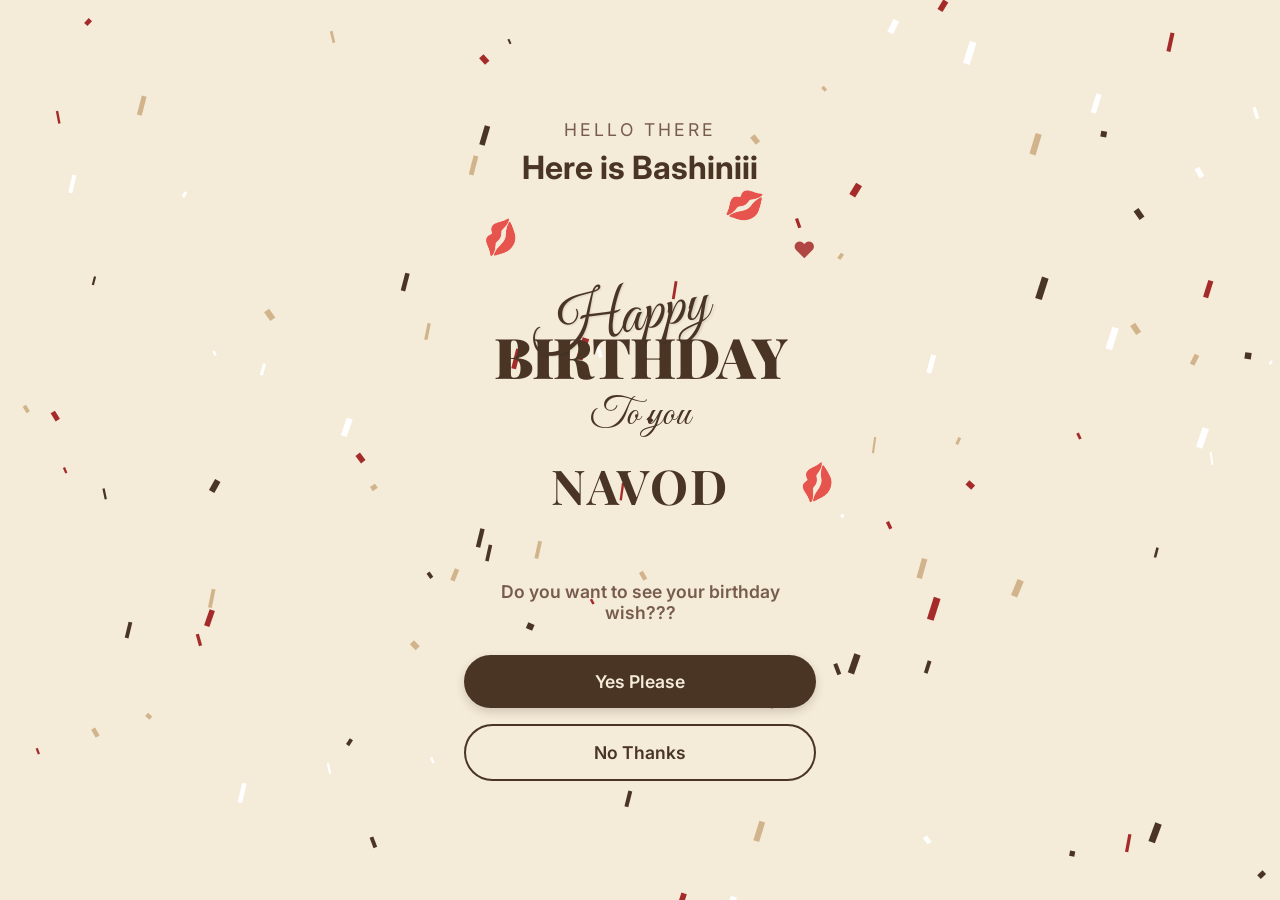
<file: index.html>
<!DOCTYPE html>
<html lang="en">
<head>
    <meta charset="UTF-8">
    <meta name="viewport" content="width=device-width, initial-scale=1.0, maximum-scale=1.0, user-scalable=no, viewport-fit=cover">
    <title>Happy Birthday Navod!</title>
    <link rel="preconnect" href="https://fonts.googleapis.com">
    <link rel="preconnect" href="https://fonts.gstatic.com" crossorigin>
    <link href="https://fonts.googleapis.com/css2?family=Great+Vibes&family=Playfair+Display:wght@700;900&family=Inter:wght@300;400;600&display=swap" rel="stylesheet">
    <link rel="stylesheet" href="styles.css">
</head>
<body>
    <canvas id="confetti" class="particles"></canvas>

    <div class="container">
        <div class="header">
            <div class="greeting">HELLO THERE</div>
            <div class="name">Here is Bashiniii</div>
        </div>

        <div class="bday-container">
            <div class="happy-text">Happy</div>
            <div class="birthday-text">BIRTHDAY</div>
            <div class="to-you-text">To you</div>
            <div class="navod-text">Navod</div>
            
            <span class="kiss k1">💋</span>
            <span class="kiss k2">💋</span>
            <span class="kiss k3">💋</span>
            <span class="heart h1">❤</span>
        </div>

        <div class="footer">
            <p class="question">Do you want to see your birthday wish???</p>
            <div class="btn-group">
                <button class="btn btn-yes" id="btnYes">Yes Please</button>
                <button class="btn btn-no" id="btnNo">No Thanks</button>
            </div>
        </div>
    </div>

    <script src="script.js"></script>
</body>
</html>
</file>
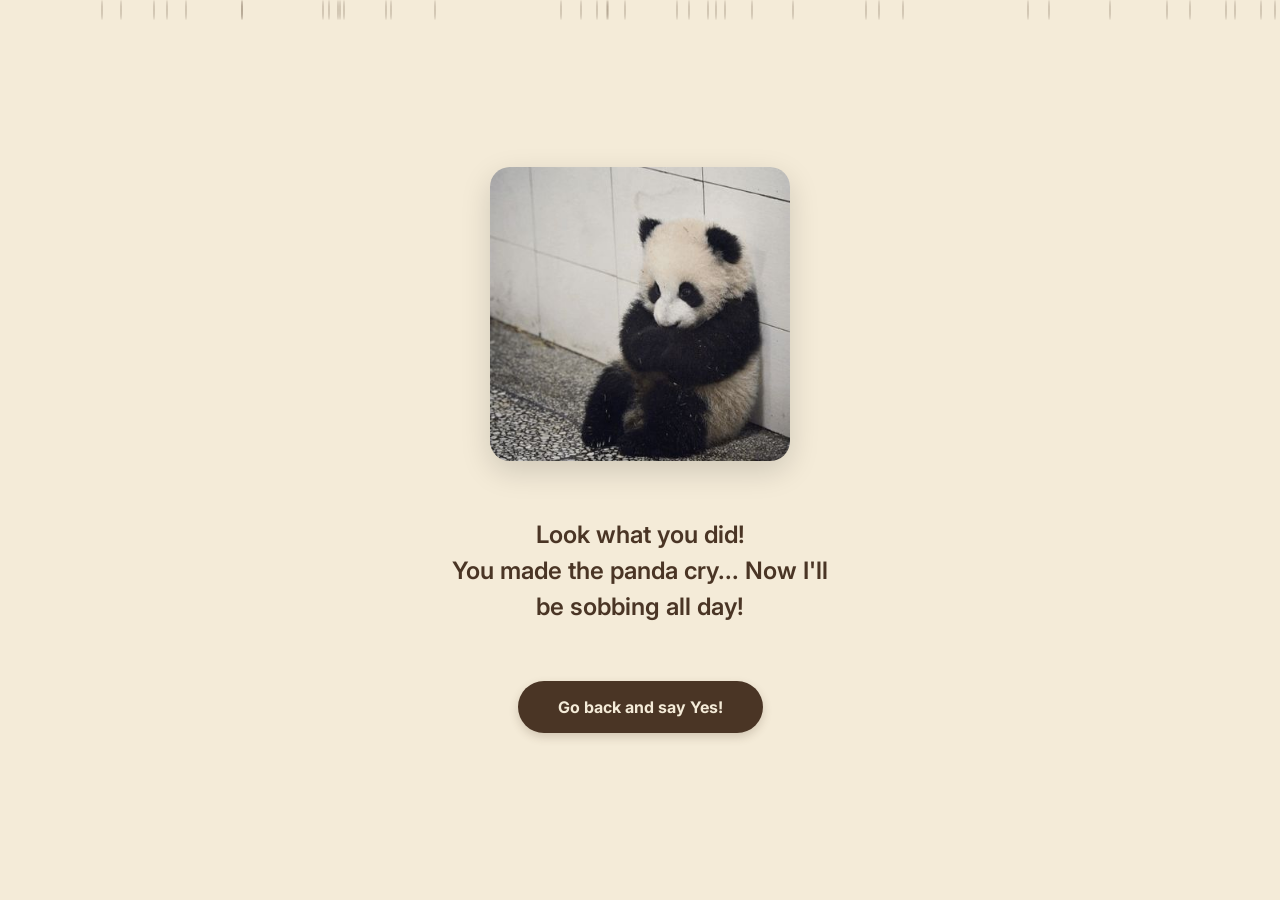
<file: no.html>
<!DOCTYPE html>
<html lang="en">
<head>
    <meta charset="UTF-8">
    <meta name="viewport" content="width=device-width, initial-scale=1.0, maximum-scale=1.0, user-scalable=no, viewport-fit=cover">
    <title>Oh no...</title>
    <link href="https://fonts.googleapis.com/css2?family=Inter:wght@400;600&display=swap" rel="stylesheet">
    <link rel="stylesheet" href="styles.css">
    <style>
        body {
            overflow: hidden;
        }
        .sad-container {
            display: flex;
            flex-direction: column;
            align-items: center;
            justify-content: center;
            min-height: 100dvh;
            min-height: -webkit-fill-available;
            min-height: 100vh;
            text-align: center;
            padding: 2rem;
            box-sizing: border-box;
            position: relative;
            z-index: 10;
        }
        .panda-img {
            max-width: 300px;
            width: 100%;
            border-radius: 20px;
            margin-bottom: 2rem;
            box-shadow: 0 10px 30px rgba(0,0,0,0.15);
            animation: sob 2.5s ease-in-out infinite;
        }
        @keyframes sob {
            0%, 100% { transform: translateY(0) scale(1); }
            50% { transform: translateY(5px) scale(0.97); }
        }
        .sad-text {
            font-size: 1.5rem;
            color: var(--text-brown);
            line-height: 1.5;
            max-width: 400px;
            font-weight: 600;
            opacity: 0;
            animation: fadeInText 2s ease forwards 0.5s;
        }
        .btn-back {
            margin-top: 2rem;
            padding: 1rem 2.5rem;
            background: var(--text-brown);
            color: var(--bg-cream);
            border-radius: 50px;
            text-decoration: none;
            font-weight: bold;
            font-family: 'Inter', sans-serif;
            transition: all 0.3s ease;
            box-shadow: 0 4px 10px rgba(74, 53, 37, 0.2);
            opacity: 0;
            animation: fadeInText 2s ease forwards 1.5s;
        }
        .btn-back:hover {
            transform: scale(1.05) translateY(-2px);
            background: #362418;
            box-shadow: 0 6px 15px rgba(74, 53, 37, 0.3);
        }
        @keyframes fadeInText {
            from { opacity: 0; transform: translateY(15px); }
            to { opacity: 1; transform: translateY(0); }
        }
        /* Raindrops */
        .rain {
            position: absolute;
            left: 0;
            top: 0;
            width: 100%;
            height: 100%;
            z-index: 1;
            pointer-events: none;
        }
        .drop {
            position: absolute;
            width: 2px;
            height: 20px;
            background: rgba(74, 53, 37, 0.2);
            border-radius: 50%;
            animation: fall linear infinite;
        }
        @keyframes fall {
            from { transform: translateY(-20px); opacity: 0; }
            10% { opacity: 1; }
            90% { opacity: 1; }
            to { transform: translateY(100vh); opacity: 0; }
        }
        @media (max-width: 500px) {
            .sad-text { font-size: 1.2rem; }
            .panda-img { max-width: 250px; }
            .btn-back { padding: 0.8rem 2rem; font-size: 1rem; }
        }
    </style>
</head>
<body>
    <div class="rain" id="rain"></div>
    <div class="sad-container">
        <img src="assets/panda.jpeg" alt="Sad Panda" class="panda-img">
        <p class="sad-text">Look what you did!<br>You made the panda cry... Now I'll be sobbing all day!</p>
        <a href="index.html" class="btn-back">Go back and say Yes!</a>
    </div>
    
    <script>
        // Create rain drops
        const rainContainer = document.getElementById('rain');
        for (let i = 0; i < 40; i++) {
            let drop = document.createElement('div');
            drop.classList.add('drop');
            drop.style.left = Math.random() * 100 + 'vw';
            drop.style.animationDuration = Math.random() * 1 + 0.5 + 's';
            drop.style.animationDelay = Math.random() * 2 + 's';
            rainContainer.appendChild(drop);
        }
    </script>
</body>
</html>
</file>
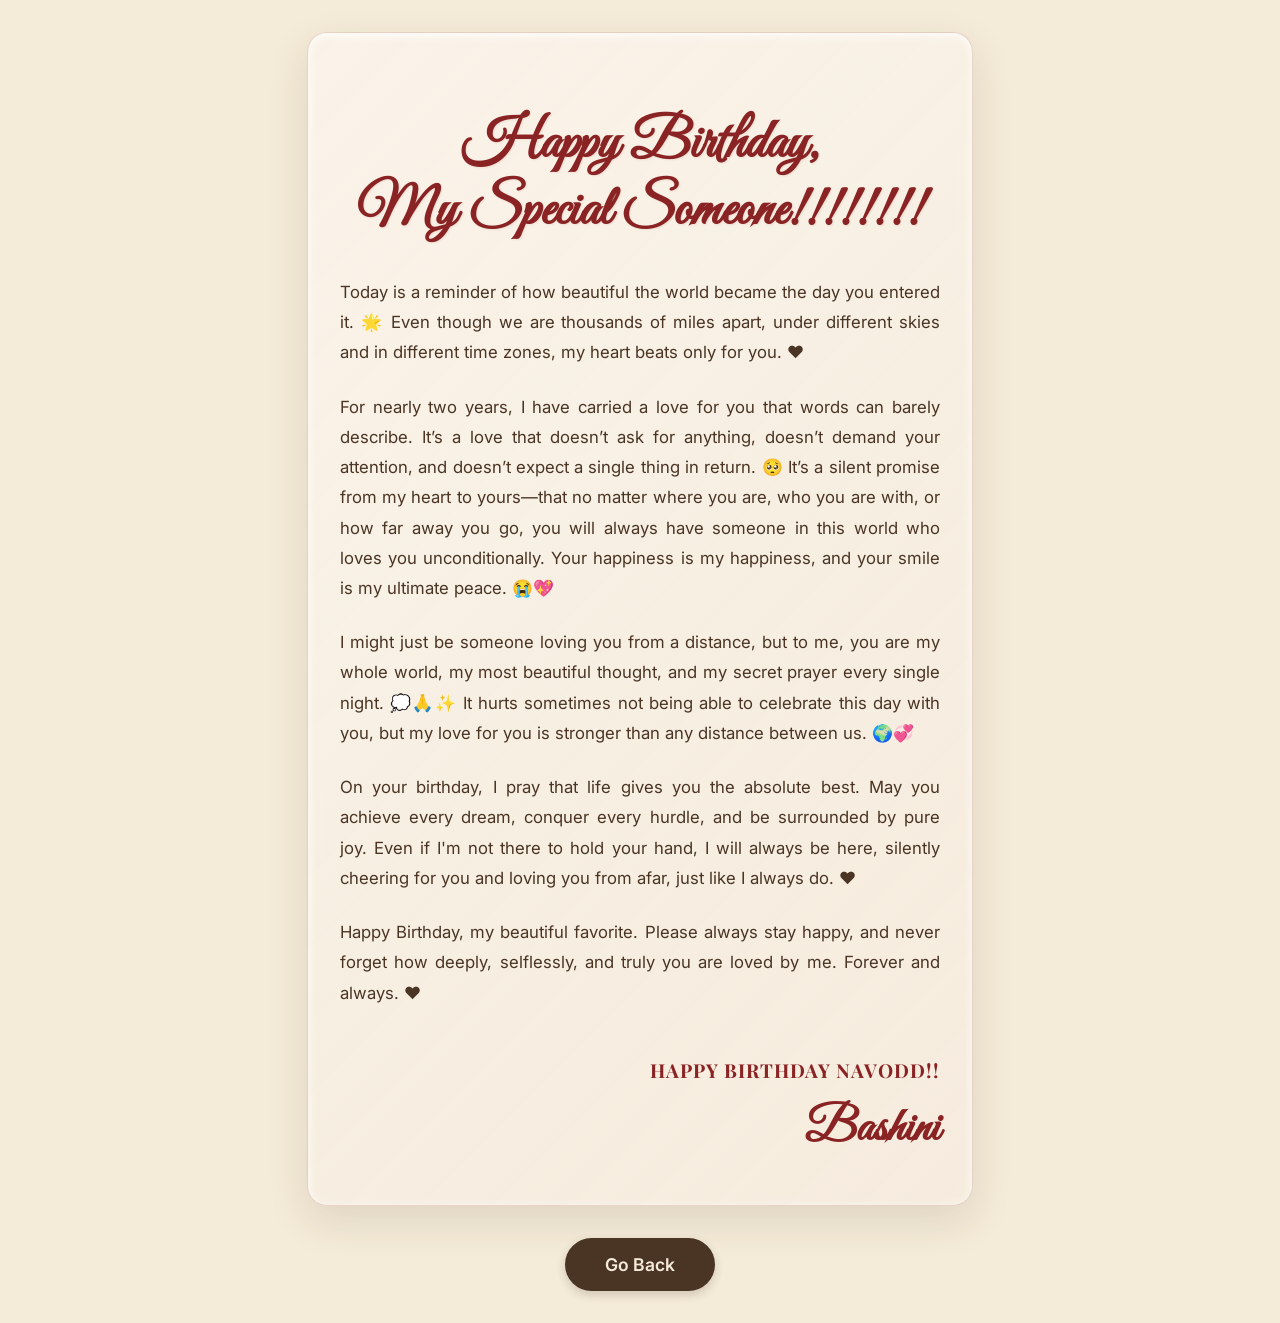
<file: page1.html>
<!DOCTYPE html>
<html lang="en">
<head>
    <meta charset="UTF-8">
    <meta name="viewport" content="width=device-width, initial-scale=1.0, maximum-scale=1.0, user-scalable=no, viewport-fit=cover">
    <title>Make a Wish</title>
    <link href="https://fonts.googleapis.com/css2?family=Great+Vibes&family=Playfair+Display:wght@400;700;900&family=Inter:wght@400;600&display=swap" rel="stylesheet">
    <link rel="stylesheet" href="styles.css">
    <style>
        body {
            justify-content: flex-start;
            padding-top: 2rem;
            padding-bottom: 2rem;
        }

        .wish-container {
            background: linear-gradient(135deg, rgba(250, 243, 233, 0.95), rgba(245, 235, 222, 0.85));
            backdrop-filter: blur(10px);
            -webkit-backdrop-filter: blur(10px);
            border: 1px solid rgba(138, 35, 35, 0.15);
            border-radius: 20px;
            padding: 2.5rem 2rem;
            max-width: 90vw;
            width: 600px;
            margin: 0 auto;
            box-shadow: 0 15px 40px rgba(74, 53, 37, 0.12), inset 0 2px 8px rgba(255, 255, 255, 0.9);
            text-align: left;
            position: relative;
        }

        .wish-title {
            font-family: 'Great Vibes', cursive;
            font-size: 3.5rem;
            color: #8a2323;
            text-align: center;
            margin-bottom: 2rem;
            line-height: 1.2;
            text-shadow: 1px 1px 2px rgba(138, 35, 35, 0.1);
            opacity: 0;
            animation: slideUpFade 1s ease forwards 0.2s;
        }

        .wish-paragraph {
            font-family: 'Inter', sans-serif;
            font-size: 1.05rem;
            color: var(--text-brown);
            line-height: 1.8;
            margin-bottom: 1.5rem;
            text-align: justify;
            opacity: 0;
            animation: slideUpFade 1s ease forwards;
        }

        /* Sequential Fade In */
        .p1 { animation-delay: 0.6s; }
        .p2 { animation-delay: 1.0s; }
        .p3 { animation-delay: 1.4s; }
        .p4 { animation-delay: 1.8s; }
        .p5 { animation-delay: 2.2s; }

        .wish-signoff {
            font-family: 'Playfair Display', serif;
            font-size: 1.2rem;
            font-weight: 700;
            color: #8a2323;
            text-align: right;
            margin-top: 3rem;
            letter-spacing: 1px;
            line-height: 1.5;
            opacity: 0;
            animation: slideUpFade 1s ease forwards 2.6s;
        }

        .wish-signoff span {
            font-family: 'Great Vibes', cursive;
            font-size: 3rem;
            display: block;
            margin-top: 0.5rem;
        }

        .back-btn-container {
            text-align: center;
            margin-top: 2rem;
            opacity: 0;
            animation: slideUpFade 1s ease forwards 3.0s;
        }

        @keyframes slideUpFade {
            0% { opacity: 0; transform: translateY(20px); }
            100% { opacity: 1; transform: translateY(0); }
        }

        @media (max-width: 500px) {
            .wish-container {
                padding: 2rem 1.5rem;
            }
            .wish-title {
                font-size: 2.8rem;
            }
            .wish-paragraph {
                font-size: 1rem;
                line-height: 1.6;
            }
        }
    </style>
</head>
<body>
    <div class="wish-container">
        <h1 class="wish-title">Happy Birthday,<br>My Special Someone!!!!!!!!</h1>
        
        <p class="wish-paragraph p1">
            Today is a reminder of how beautiful the world became the day you entered it. 🌟 Even though we are thousands of miles apart, under different skies and in different time zones, my heart beats only for you. ❤️
        </p>

        <p class="wish-paragraph p2">
            For nearly two years, I have carried a love for you that words can barely describe. It’s a love that doesn’t ask for anything, doesn’t demand your attention, and doesn’t expect a single thing in return. 🥺 It’s a silent promise from my heart to yours—that no matter where you are, who you are with, or how far away you go, you will always have someone in this world who loves you unconditionally. Your happiness is my happiness, and your smile is my ultimate peace. 😭💖
        </p>

        <p class="wish-paragraph p3">
            I might just be someone loving you from a distance, but to me, you are my whole world, my most beautiful thought, and my secret prayer every single night. 💭🙏✨ It hurts sometimes not being able to celebrate this day with you, but my love for you is stronger than any distance between us. 🌍💞
        </p>

        <p class="wish-paragraph p4">
            On your birthday, I pray that life gives you the absolute best. May you achieve every dream, conquer every hurdle, and be surrounded by pure joy. Even if I'm not there to hold your hand, I will always be here, silently cheering for you and loving you from afar, just like I always do. ❤️
        </p>

        <p class="wish-paragraph p5">
            Happy Birthday, my beautiful favorite. Please always stay happy, and never forget how deeply, selflessly, and truly you are loved by me. Forever and always. ❤️
        </p>

        <div class="wish-signoff">
            HAPPY BIRTHDAY NAVODD!!<br>
            <span>Bashini</span>
        </div>
    </div>

    <div class="back-btn-container">
        <button class="btn btn-yes" onclick="window.location.href='yes.html'">Go Back</button>
    </div>
</body>
</html>
</file>
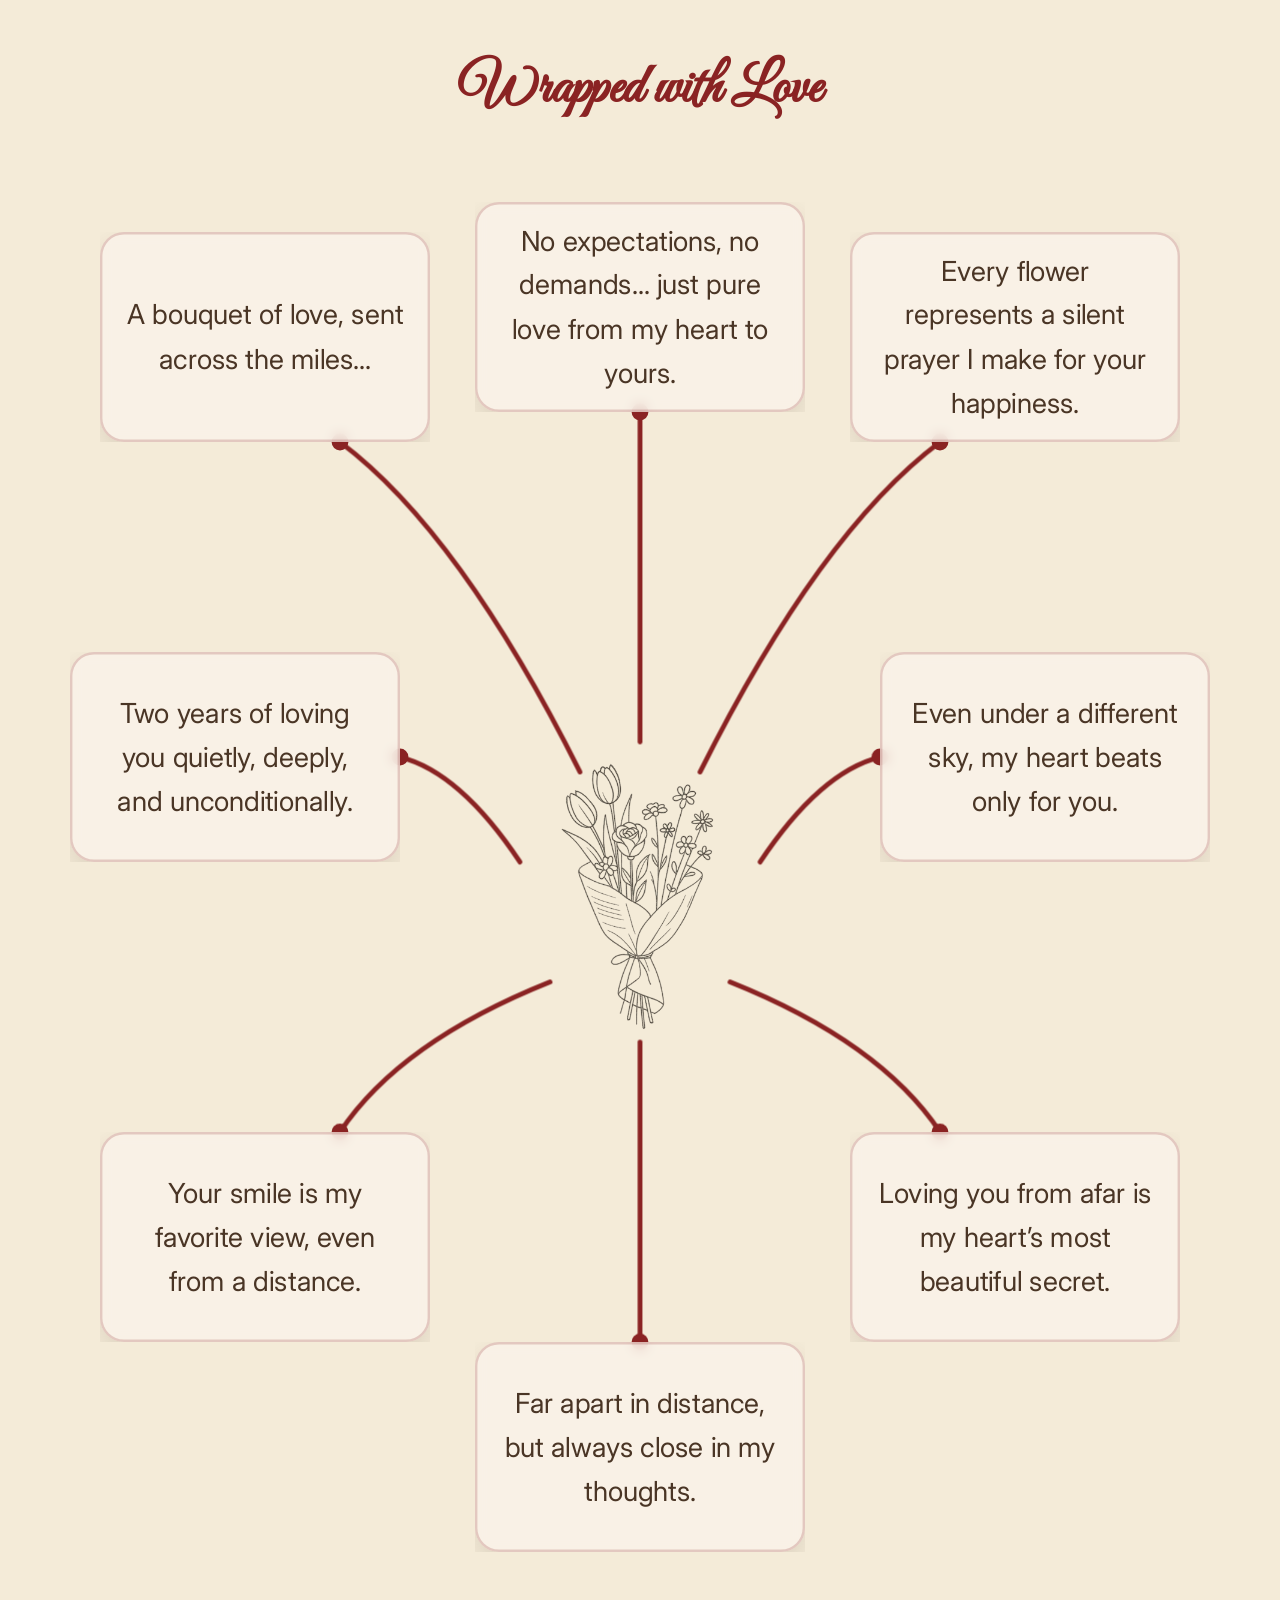
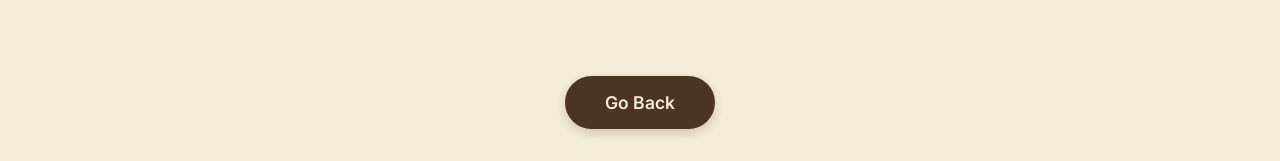
<file: page2.html>
<!DOCTYPE html>
<html lang="en">
<head>
    <meta charset="UTF-8">
    <meta name="viewport" content="width=device-width, initial-scale=1.0, maximum-scale=1.0, user-scalable=no, viewport-fit=cover">
    <title>Wrapped with Love</title>
    <link href="https://fonts.googleapis.com/css2?family=Great+Vibes&family=Playfair+Display:wght@400;700;900&family=Inter:wght@400;600&display=swap" rel="stylesheet">
    <link rel="stylesheet" href="styles.css">
    <style>
        body {
            justify-content: flex-start;
            padding-top: 1rem;
            padding-bottom: 2rem;
            overflow-x: hidden;
        }

        .title-text {
            font-family: 'Great Vibes', cursive;
            font-size: 3.5rem;
            color: #8a2323;
            text-align: center;
            margin-bottom: 3rem;
            opacity: 1;
        }

        .svg-container {
            width: 100%;
            max-width: 1200px;
            margin: 0 auto;
            display: block;
            opacity: 1;
        }

        .svg-text {
            font-family: 'Inter', sans-serif;
            font-size: 46px;
            color: var(--text-brown);
            text-align: center;
            background: rgba(250, 243, 233, 0.85);
            border: 4px solid rgba(138, 35, 35, 0.2);
            border-radius: 40px;
            padding: 20px 40px;
            
            /* EXPLICIT ABSOLUTE SIZE TO FIX IOS SAFARI BUG */
            width: 550px;
            height: 350px;
            margin: 0;
            
            box-sizing: border-box;
            display: flex;
            align-items: center;
            justify-content: center;
            box-shadow: 0 20px 40px rgba(74, 53, 37, 0.12);
            backdrop-filter: blur(10px);
            -webkit-backdrop-filter: blur(10px);
            line-height: 1.6;
        }

        .fade-group {
            opacity: 1;
            -webkit-transform: translateZ(0);
            transform: translateZ(0);
        }

        .connection-dot {
            fill: #8a2323;
        }

        .arrow-path {
            stroke: #8a2323;
            stroke-width: 8;
            fill: none;
            stroke-linecap: round;
            -webkit-transform: translateZ(0);
            transform: translateZ(0);
        }

        .back-btn-container {
            text-align: center;
            margin-top: 4rem;
            opacity: 1;
        }

        @media (max-width: 500px) {
            .title-text { font-size: 2.8rem; margin-bottom: 2rem; }
        }
    </style>
</head>
<body>
    <h1 class="title-text">Wrapped with Love</h1>

    <!-- Interactive SVG Mind Map -->
    <svg class="svg-container" viewBox="0 0 2000 2400" preserveAspectRatio="xMidYMid meet">
        
        <!-- Central Bouquet Image -->
        <image href="assets/bouquet.png" x="750" y="900" width="500" height="600" style="opacity: 0.95;" />

        <!-- 1. Top-Left -->
        <path class="arrow-path a1" d="M900,1000 Q700,600 500,450" />
        <g class="t1 fade-group">
            <circle class="connection-dot" cx="500" cy="450" r="14" />
            <foreignObject x="100" y="100" width="550" height="350">
                <div xmlns="http://www.w3.org/1999/xhtml" class="svg-text">A bouquet of love, sent across the miles...</div>
            </foreignObject>
        </g>

        <!-- 2. Top -->
        <path class="arrow-path a2" d="M1000,950 Q1000,700 1000,400" />
        <g class="t2 fade-group">
            <circle class="connection-dot" cx="1000" cy="400" r="14" />
            <foreignObject x="725" y="50" width="550" height="350">
                <div xmlns="http://www.w3.org/1999/xhtml" class="svg-text">No expectations, no demands... just pure love from my heart to yours.</div>
            </foreignObject>
        </g>

        <!-- 3. Top-Right -->
        <path class="arrow-path a3" d="M1100,1000 Q1300,600 1500,450" />
        <g class="t3 fade-group">
            <circle class="connection-dot" cx="1500" cy="450" r="14" />
            <foreignObject x="1350" y="100" width="550" height="350">
                <div xmlns="http://www.w3.org/1999/xhtml" class="svg-text">Every flower represents a silent prayer I make for your happiness.</div>
            </foreignObject>
        </g>

        <!-- 4. Mid-Left -->
        <path class="arrow-path a4" d="M800,1150 Q700,1000 600,975" />
        <g class="t4 fade-group">
            <circle class="connection-dot" cx="600" cy="975" r="14" />
            <foreignObject x="50" y="800" width="550" height="350">
                <div xmlns="http://www.w3.org/1999/xhtml" class="svg-text">Two years of loving you quietly, deeply, and unconditionally.</div>
            </foreignObject>
        </g>

        <!-- 5. Mid-Right -->
        <path class="arrow-path a5" d="M1200,1150 Q1300,1000 1400,975" />
        <g class="t5 fade-group">
            <circle class="connection-dot" cx="1400" cy="975" r="14" />
            <foreignObject x="1400" y="800" width="550" height="350">
                <div xmlns="http://www.w3.org/1999/xhtml" class="svg-text">Even under a different sky, my heart beats only for you.</div>
            </foreignObject>
        </g>

        <!-- 6. Bottom-Left -->
        <path class="arrow-path a6" d="M850,1350 Q600,1450 500,1600" />
        <g class="t6 fade-group">
            <circle class="connection-dot" cx="500" cy="1600" r="14" />
            <foreignObject x="100" y="1600" width="550" height="350">
                <div xmlns="http://www.w3.org/1999/xhtml" class="svg-text">Your smile is my favorite view, even from a distance.</div>
            </foreignObject>
        </g>

        <!-- 7. Bottom-Center -->
        <path class="arrow-path a7" d="M1000,1450 Q1000,1700 1000,1950" />
        <g class="t7 fade-group">
            <circle class="connection-dot" cx="1000" cy="1950" r="14" />
            <foreignObject x="725" y="1950" width="550" height="350">
                <div xmlns="http://www.w3.org/1999/xhtml" class="svg-text">Far apart in distance, but always close in my thoughts.</div>
            </foreignObject>
        </g>

        <!-- 8. Bottom-Right -->
        <path class="arrow-path a8" d="M1150,1350 Q1400,1450 1500,1600" />
        <g class="t8 fade-group">
            <circle class="connection-dot" cx="1500" cy="1600" r="14" />
            <foreignObject x="1350" y="1600" width="550" height="350">
                <div xmlns="http://www.w3.org/1999/xhtml" class="svg-text">Loving you from afar is my heart’s most beautiful secret.</div>
            </foreignObject>
        </g>

    </svg>

    <div class="back-btn-container">
        <button class="btn btn-yes" onclick="window.location.href='yes.html'">Go Back</button>
    </div>

</body>
</html>
</file>
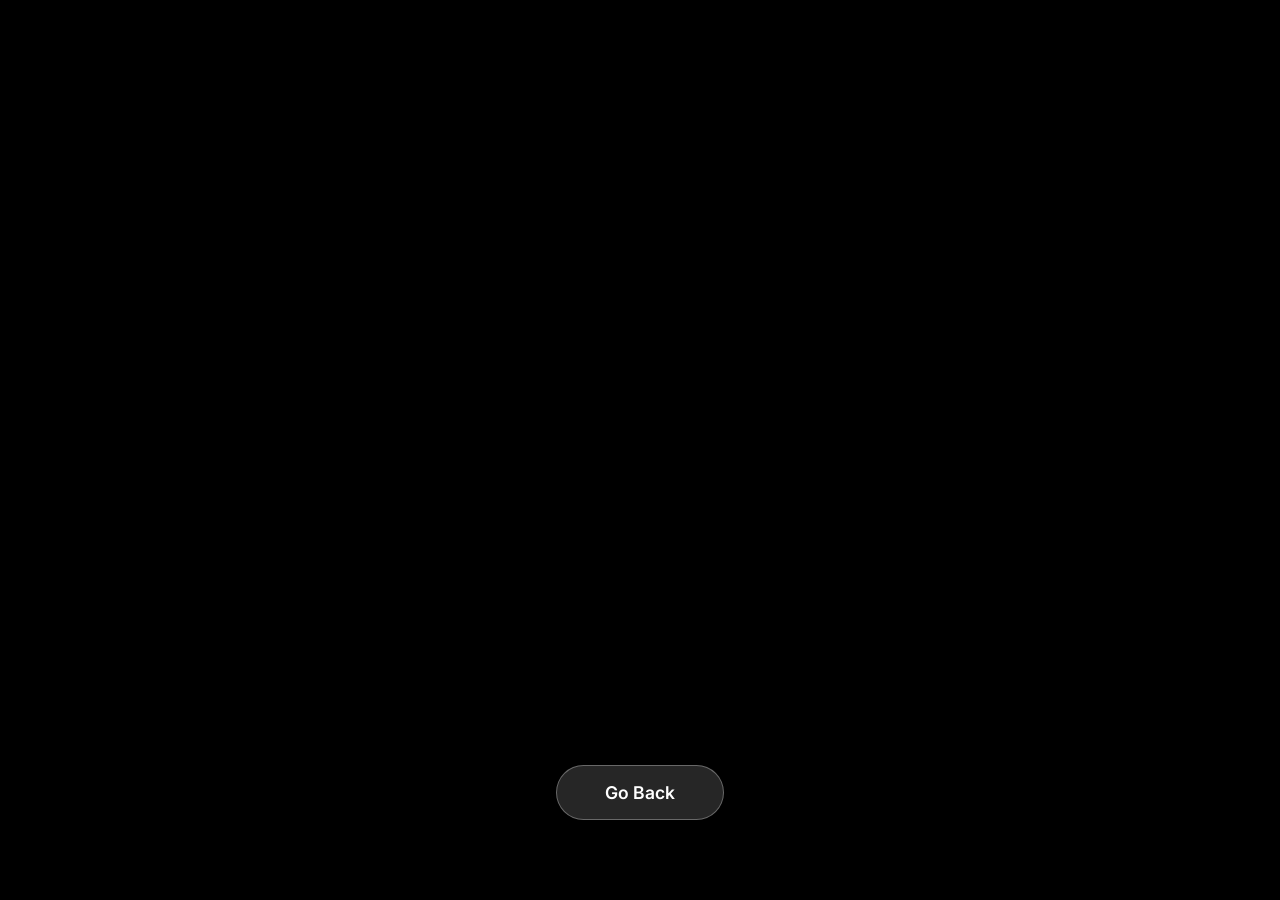
<file: page3.html>
<!DOCTYPE html>
<html lang="en">
<head>
    <meta charset="UTF-8">
    <meta name="viewport" content="width=device-width, initial-scale=1.0, maximum-scale=1.0, user-scalable=no, viewport-fit=cover">
    <title>Stuck in my head</title>
    <link href="https://fonts.googleapis.com/css2?family=Great+Vibes&family=Inter:wght@400;600&display=swap" rel="stylesheet">
    <style>
        body, html {
            margin: 0;
            padding: 0;
            width: 100%;
            height: 100%;
            overflow: hidden;
            background: #000;
            font-family: 'Inter', sans-serif;
            position: fixed;
            overscroll-behavior: none;
        }

        .fullscreen-bg {
            position: fixed;
            top: 0;
            left: 0;
            width: 100vw;
            height: 100vh;
            height: 100dvh;
            background-image: url('assets/couple.jpeg');
            background-size: cover;
            background-position: center;
            opacity: 0;
            -webkit-animation: fadeInImage 4s ease forwards, infiniteZoom 30s linear infinite alternate 4s;
            animation: fadeInImage 4s ease forwards, infiniteZoom 30s linear infinite alternate 4s;
            z-index: 1;
        }

        .overlay {
            position: absolute;
            top: 0; left: 0; right: 0; bottom: 0;
            background: linear-gradient(to top, rgba(0,0,0,0.8) 0%, rgba(0,0,0,0.2) 50%, rgba(0,0,0,0.1) 100%);
            z-index: 2;
            opacity: 0;
            -webkit-animation: fadeInImage 4s ease forwards 1s;
            animation: fadeInImage 4s ease forwards 1s;
        }

        .content {
            position: absolute;
            bottom: 0;
            left: 0;
            width: 100%;
            z-index: 3;
            display: flex;
            flex-direction: column;
            align-items: center;
            justify-content: flex-end;
            padding-bottom: 5rem;
            color: #fff;
        }

        .title {
            font-family: 'Great Vibes', cursive;
            font-size: 5rem;
            color: #fff;
            text-shadow: 0 4px 15px rgba(0,0,0,0.8);
            margin: 0 0 2rem 0;
            opacity: 0;
            -webkit-animation: slideUpFade 2s ease forwards 1.5s, titleBreathe 4s ease-in-out infinite alternate 3.5s;
            animation: slideUpFade 2s ease forwards 1.5s, titleBreathe 4s ease-in-out infinite alternate 3.5s;
            text-align: center;
        }

        .back-btn {
            background: rgba(255, 255, 255, 0.15);
            backdrop-filter: blur(10px);
            -webkit-backdrop-filter: blur(10px);
            border: 1px solid rgba(255,255,255,0.3);
            color: #fff;
            padding: 1rem 3rem;
            border-radius: 50px;
            font-size: 1.1rem;
            font-weight: 600;
            cursor: pointer;
            text-decoration: none;
            transition: all 0.3s ease;
            opacity: 0;
            -webkit-animation: slideUpFade 2s ease forwards 2.5s;
            animation: slideUpFade 2s ease forwards 2.5s;
            box-shadow: 0 10px 20px rgba(0,0,0,0.3);
        }

        .back-btn:hover {
            background: rgba(255, 255, 255, 0.3);
            transform: translateY(-3px);
            box-shadow: 0 15px 25px rgba(0,0,0,0.4);
        }

        /* Hidden YouTube Player */
        .yt-audio {
            position: absolute;
            top: -9999px;
            left: -9999px;
            width: 1px;
            height: 1px;
            opacity: 0;
            pointer-events: none;
        }

        @-webkit-keyframes fadeInImage {
            from { opacity: 0; -webkit-transform: scale(1.05); transform: scale(1.05); }
            to { opacity: 1; -webkit-transform: scale(1); transform: scale(1); }
        }
        @keyframes fadeInImage {
            from { opacity: 0; transform: scale(1.05); }
            to { opacity: 1; transform: scale(1); }
        }

        @-webkit-keyframes slideUpFade {
            from { opacity: 0; -webkit-transform: translateY(30px); transform: translateY(30px); }
            to { opacity: 1; -webkit-transform: translateY(0); transform: translateY(0); }
        }
        @keyframes slideUpFade {
            from { opacity: 0; transform: translateY(30px); }
            to { opacity: 1; transform: translateY(0); }
        }

        @-webkit-keyframes infiniteZoom {
            from { -webkit-transform: scale(1); transform: scale(1); }
            to { -webkit-transform: scale(1.2); transform: scale(1.2); }
        }
        @keyframes infiniteZoom {
            from { transform: scale(1); }
            to { transform: scale(1.2); }
        }

        @-webkit-keyframes titleBreathe {
            from { text-shadow: 0 4px 15px rgba(0,0,0,0.8); -webkit-transform: translateY(0); transform: translateY(0); }
            to { text-shadow: 0 4px 30px rgba(255, 255, 255, 0.4), 0 4px 15px rgba(0,0,0,0.8); -webkit-transform: translateY(-8px); transform: translateY(-8px); }
        }
        @keyframes titleBreathe {
            from { text-shadow: 0 4px 15px rgba(0,0,0,0.8); transform: translateY(0); }
            to { text-shadow: 0 4px 30px rgba(255, 255, 255, 0.4), 0 4px 15px rgba(0,0,0,0.8); transform: translateY(-8px); }
        }

        /* Play hint */
        .play-hint {
            position: absolute;
            top: 40%;
            left: 50%;
            transform: translate(-50%, -50%);
            z-index: 100;
            background: rgba(0,0,0,0.6);
            color: white;
            padding: 1.2rem 2.5rem;
            border-radius: 50px;
            font-size: 1.1rem;
            backdrop-filter: blur(8px);
            -webkit-backdrop-filter: blur(8px);
            border: 1px solid rgba(255,255,255,0.3);
            cursor: pointer;
            opacity: 0;
            pointer-events: none;
            transition: opacity 0.5s ease;
            box-shadow: 0 10px 30px rgba(0,0,0,0.5);
            -webkit-animation: pulseHint 2s infinite;
            animation: pulseHint 2s infinite;
        }
        
        .play-hint.visible {
            opacity: 1;
            pointer-events: auto;
        }

        @-webkit-keyframes pulseHint {
            0%, 100% { -webkit-transform: translate(-50%, -50%) scale(1); transform: translate(-50%, -50%) scale(1); }
            50% { -webkit-transform: translate(-50%, -50%) scale(1.05); transform: translate(-50%, -50%) scale(1.05); }
        }
        @keyframes pulseHint {
            0%, 100% { transform: translate(-50%, -50%) scale(1); }
            50% { transform: translate(-50%, -50%) scale(1.05); }
        }

        .vanish-anim {
            -webkit-animation: floatAway 1.5s cubic-bezier(0.4, 0, 0.2, 1) forwards !important;
            animation: floatAway 1.5s cubic-bezier(0.4, 0, 0.2, 1) forwards !important;
            pointer-events: none !important;
        }

        @-webkit-keyframes floatAway {
            0% { -webkit-transform: translate(-50%, -50%) scale(1); transform: translate(-50%, -50%) scale(1); opacity: 1; }
            20% { -webkit-transform: translate(-50%, -50%) scale(1.08); transform: translate(-50%, -50%) scale(1.08); opacity: 1; text-shadow: 0 0 15px rgba(255,255,255,0.8); }
            100% { -webkit-transform: translate(-50%, -150%) scale(0.8); transform: translate(-50%, -150%) scale(0.8); opacity: 0; filter: blur(10px); }
        }
        @keyframes floatAway {
            0% { transform: translate(-50%, -50%) scale(1); opacity: 1; }
            20% { transform: translate(-50%, -50%) scale(1.08); opacity: 1; text-shadow: 0 0 15px rgba(255,255,255,0.8); }
            100% { transform: translate(-50%, -150%) scale(0.8); opacity: 0; filter: blur(10px); }
        }

        /* Music Player Widget */
        .music-widget {
            position: absolute;
            top: 2.5rem;
            right: 2.5rem;
            background: rgba(20, 20, 20, 0.45);
            backdrop-filter: blur(25px) saturate(150%);
            -webkit-backdrop-filter: blur(25px) saturate(150%);
            padding: 1rem;
            border-radius: 16px;
            z-index: 10;
            display: flex;
            flex-direction: column;
            align-items: center;
            border: 1px solid rgba(255,255,255,0.2);
            box-shadow: 0 15px 35px rgba(0,0,0,0.5);
            opacity: 0;
            -webkit-animation: fadeInImage 2s ease forwards 2.5s;
            animation: fadeInImage 2s ease forwards 2.5s;
        }

        .album-cover {
            width: 130px;
            height: 130px;
            border-radius: 12px;
            overflow: hidden;
            position: relative;
            box-shadow: 0 5px 15px rgba(0,0,0,0.6);
        }

        .album-cover img {
            width: 100%;
            height: 100%;
            object-fit: cover;
            object-position: center;
        }

        .playing-bars {
            position: absolute;
            bottom: 10px;
            left: 10px;
            display: flex;
            gap: 4px;
            align-items: flex-end;
            height: 18px;
            background: rgba(0,0,0,0.4);
            padding: 4px 6px;
            border-radius: 6px;
            backdrop-filter: blur(4px);
        }

        .bar {
            width: 4px;
            background: #fff;
            border-radius: 2px;
            -webkit-animation: bounceBar 1s infinite alternate;
            animation: bounceBar 1s infinite alternate;
            transform-origin: bottom;
        }

        .bar1 { height: 10px; -webkit-animation-delay: 0.1s; animation-delay: 0.1s; }
        .bar2 { height: 16px; -webkit-animation-delay: 0.3s; animation-delay: 0.3s; }
        .bar3 { height: 12px; -webkit-animation-delay: 0.2s; animation-delay: 0.2s; }

        @-webkit-keyframes bounceBar {
            0% { -webkit-transform: scaleY(0.2); transform: scaleY(0.2); }
            100% { -webkit-transform: scaleY(1); transform: scaleY(1); }
        }
        @keyframes bounceBar {
            0% { transform: scaleY(0.2); }
            100% { transform: scaleY(1); }
        }

        .song-info {
            margin-top: 1rem;
            text-align: center;
        }

        .song-title {
            color: #fff;
            font-family: 'Inter', sans-serif;
            font-weight: 700;
            font-size: 1.1rem;
            margin-bottom: 0.3rem;
            text-shadow: 0 2px 4px rgba(0,0,0,0.5);
        }

        .song-artist {
            color: rgba(255,255,255,0.85);
            font-family: 'Inter', sans-serif;
            font-weight: 400;
            font-size: 0.9rem;
            text-shadow: 0 1px 3px rgba(0,0,0,0.5);
        }

        @media (max-width: 500px) {
            .title { font-size: 3.5rem; }
            .content { padding-bottom: 4rem; }
            .music-widget {
                top: 1.5rem;
                right: 1.5rem;
                padding: 0.8rem;
            }
            .album-cover {
                width: 90px;
                height: 90px;
            }
            .song-title { font-size: 0.9rem; margin-bottom: 0.2rem; }
            .song-artist { font-size: 0.75rem; }
        }
    </style>
</head>
<body>
    <div class="content">
        <a href="yes.html" class="back-btn" style="opacity: 1; margin: auto; margin-top: 50vh;">Go Back</a>
    </div>
</body>
</html>
</file>
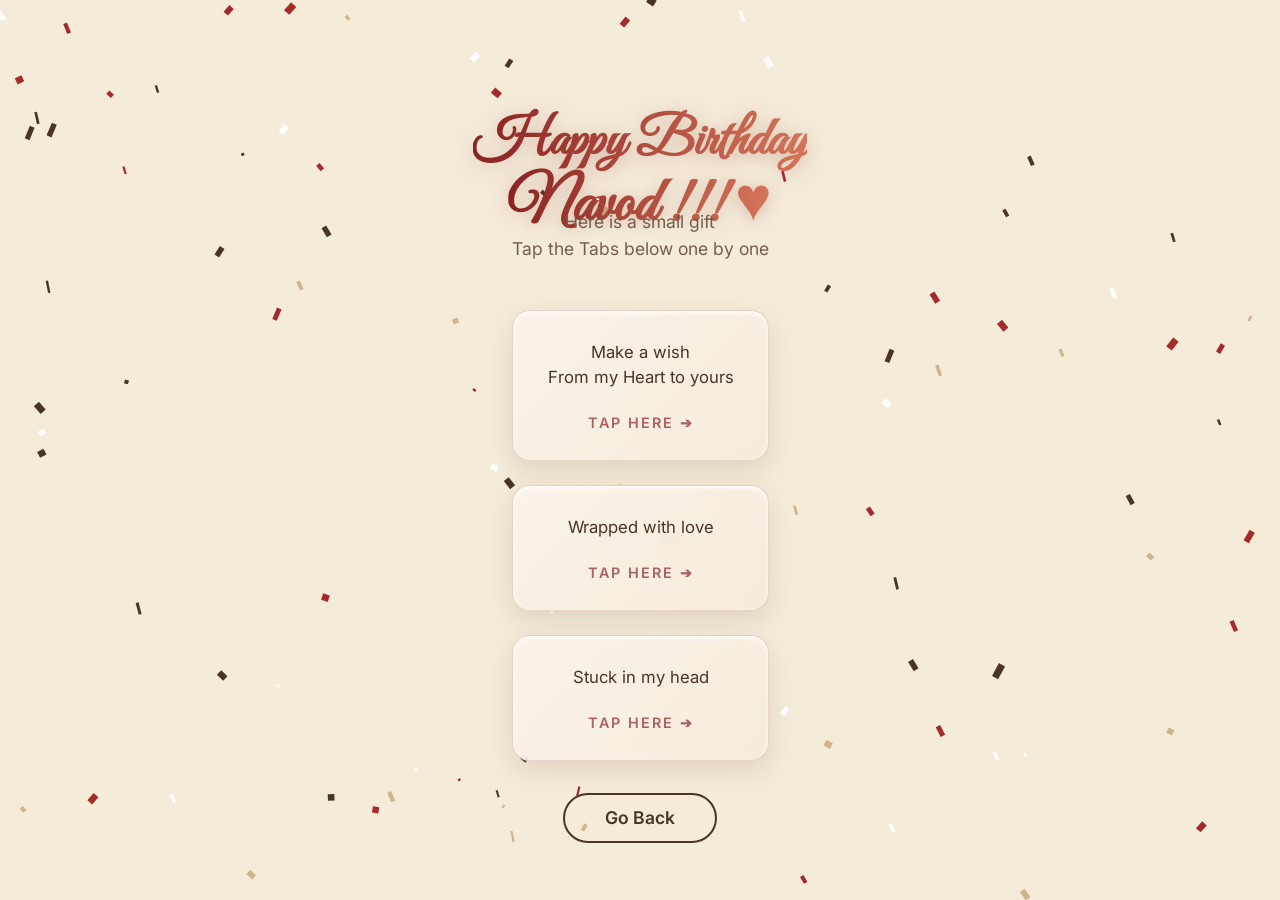
<file: yes.html>
<!DOCTYPE html>
<html lang="en">
<head>
    <meta charset="UTF-8">
    <meta name="viewport" content="width=device-width, initial-scale=1.0, maximum-scale=1.0, user-scalable=no, viewport-fit=cover">
    <title>A Small Gift</title>
    <link href="https://fonts.googleapis.com/css2?family=Great+Vibes&family=Playfair+Display:wght@700;900&family=Inter:wght@400;600&display=swap" rel="stylesheet">
    <link rel="stylesheet" href="styles.css">
    <style>
        .gift-container {
            display: flex;
            flex-direction: column;
            align-items: center;
            min-height: 100dvh;
            min-height: -webkit-fill-available;
            box-sizing: border-box;
            position: relative;
            z-index: 10;
        }

        /* Typography */
        .gift-heading {
            font-family: 'Great Vibes', cursive;
            margin: 0;
            background: linear-gradient(to right, #8a2323, #d47559, #8a2323);
            background-size: 200% auto;
            -webkit-background-clip: text;
            -webkit-text-fill-color: transparent;
            filter: drop-shadow(0 4px 12px rgba(138, 35, 35, 0.25));
            animation: shine 4s linear infinite;
            white-space: nowrap;
        }

        .hb-size { font-size: 4rem; }
        .name-size { font-size: 5.5rem; }

        @media (max-width: 500px) {
            .hb-size { font-size: 2.8rem; }
            .name-size { font-size: 3.5rem; }
        }

        @keyframes shine {
            to { background-position: 200% center; }
        }

        /* Animation States */
        .pos-hidden {
            opacity: 0;
            position: absolute;
            top: 50vh;
            left: 50%;
            transform: translate(-50%, -50%);
        }

        .pos-center {
            opacity: 1;
            position: absolute;
            top: 45vh;
            left: 50%;
            transform: translate(-50%, -50%) scale(1.1);
            transition: all 1.2s cubic-bezier(0.25, 1, 0.5, 1);
        }

        .pos-top-hb {
            opacity: 1;
            position: absolute;
            top: 5vh;
            left: 50%;
            transform: translate(-50%, 0) scale(0.85);
            transition: all 1.2s cubic-bezier(0.25, 1, 0.5, 1);
        }

        .pos-top-name {
            opacity: 1;
            position: absolute;
            top: 10vh;
            left: 50%;
            transform: translate(-50%, 0) scale(0.7);
            transition: all 1.2s cubic-bezier(0.25, 1, 0.5, 1);
        }

        #confetti {
            opacity: 0;
            transition: opacity 3s ease-in;
        }
        
        .show-confetti {
            opacity: 1 !important;
        }

        /* Content Container (Subheading & Cards) */
        .content-container {
            margin-top: 15vh; /* Reduced gap below Navod */
            width: 100%;
            display: flex;
            flex-direction: column;
            align-items: center;
            opacity: 0;
            transform: translateY(30px);
            transition: all 1.5s ease-out;
            pointer-events: none; /* disable clicks while hidden */
        }

        .show-content {
            opacity: 1;
            transform: translateY(0);
            pointer-events: auto;
        }

        .gift-subheading {
            font-family: 'Inter', sans-serif;
            font-size: 1.1rem;
            color: var(--text-muted);
            text-align: center;
            margin-bottom: 3rem;
            line-height: 1.5;
        }

        .tabs-container {
            display: flex;
            flex-direction: column;
            gap: 1.5rem;
            width: 100%;
            max-width: 400px;
        }

        /* Cards Design */
        @keyframes flipIn3D {
            0% { opacity: 0; transform: perspective(1000px) rotateX(-60deg) translateY(60px) scale(0.9); }
            60% { opacity: 1; transform: perspective(1000px) rotateX(10deg) translateY(-5px) scale(1.02); }
            100% { opacity: 1; transform: perspective(1000px) rotateX(0deg) translateY(0) scale(1); }
        }

        .tab-card {
            background: linear-gradient(135deg, rgba(250, 243, 233, 0.95), rgba(245, 235, 222, 0.8));
            backdrop-filter: blur(8px);
            -webkit-backdrop-filter: blur(8px);
            border: 1px solid rgba(138, 35, 35, 0.15);
            border-radius: 18px;
            padding: 1.8rem 1.5rem;
            text-align: center;
            cursor: pointer;
            transition: all 0.5s cubic-bezier(0.25, 0.8, 0.25, 1);
            position: relative;
            overflow: hidden;
            box-shadow: 0 10px 25px rgba(74, 53, 37, 0.12), inset 0 2px 5px rgba(255, 255, 255, 0.9);
            opacity: 0;
        }
        
        .show-content .tab-card {
            animation: flipIn3D 1.2s cubic-bezier(0.23, 1, 0.32, 1) forwards;
        }
        
        .show-content .tab-link-wrapper:nth-child(1) .tab-card { animation-delay: 0.2s; }
        .show-content .tab-link-wrapper:nth-child(2) .tab-card { animation-delay: 0.5s; }
        .show-content .tab-link-wrapper:nth-child(3) .tab-card { animation-delay: 0.8s; }
        
        .tab-card::before {
            content: '';
            position: absolute;
            top: 0; left: 0; right: 0; bottom: 0;
            background: linear-gradient(135deg, rgba(255,255,255,0.6) 0%, rgba(255,255,255,0) 100%);
            opacity: 0;
            transition: opacity 0.5s ease;
        }

        @media (hover: hover) {
            .tab-card:hover {
                transform: perspective(1000px) translateY(-12px) rotateX(5deg) scale(1.02);
                box-shadow: 0 25px 40px rgba(74, 53, 37, 0.15), inset 0 0 0 1px rgba(255, 255, 255, 0.9);
            }
            .tab-card:hover::before {
                opacity: 1;
            }
            .tab-card:hover .tab-title::after {
                width: 100%;
                left: 0;
                background-color: #A52A2A;
            }
        }

        .tab-card:active {
            transform: perspective(1000px) translateY(-2px) scale(0.98);
        }
        .tab-card:active::before {
            opacity: 1;
        }

        .tab-title {
            font-family: 'Playfair Display', serif;
            font-size: 1.5rem;
            font-weight: 800;
            color: var(--text-brown);
            margin-bottom: 0.8rem;
            text-transform: uppercase;
            letter-spacing: 1px;
            position: relative;
            display: inline-block;
            z-index: 2;
        }

        .tab-title::after {
            content: '';
            position: absolute;
            width: 30%;
            height: 2px;
            bottom: -4px;
            left: 35%;
            background-color: var(--text-brown);
            border-radius: 2px;
            transition: all 0.4s cubic-bezier(0.25, 0.8, 0.25, 1);
        }

        .tab-desc {
            font-family: 'Inter', sans-serif;
            font-size: 1.05rem;
            color: var(--text-brown);
            line-height: 1.5;
            z-index: 2;
            position: relative;
        }

        .tap-here {
            margin-top: 1.5rem;
            font-size: 0.9rem;
            color: rgba(138, 35, 35, 0.7);
            font-weight: 600;
            text-transform: uppercase;
            letter-spacing: 2px;
            animation: pulseText 2s infinite;
        }

        @keyframes pulseText {
            0%, 100% { opacity: 0.6; transform: translateX(0); }
            50% { opacity: 1; transform: translateX(5px); }
        }

        .go-back-btn {
            display: inline-block;
            margin-top: 2rem;
            padding: 0.8rem 2.5rem;
            background: transparent;
            color: var(--text-brown);
            border-radius: 50px;
            text-decoration: none;
            font-weight: 600;
            font-size: 1.1rem;
            border: 2px solid var(--text-brown);
            transition: all 0.3s ease;
            opacity: 0;
        }

        .show-content .go-back-btn {
            animation: simpleFadeUp 1s ease forwards 1.2s;
        }

        .go-back-btn:hover {
            background: rgba(74, 53, 37, 0.05);
            transform: translateY(-2px);
        }

        @keyframes simpleFadeUp {
            from { opacity: 0; transform: translateY(15px); }
            to { opacity: 1; transform: translateY(0); }
        }
    </style>
</head>
<body>
    <canvas id="confetti" class="particles"></canvas>
    <div class="gift-container">
        
        <!-- Animated Headings -->
        <h1 id="hb-text" class="gift-heading hb-size pos-hidden"></h1>
        <h1 id="name-text" class="gift-heading name-size pos-hidden"></h1>
        
        <!-- Cards Content -->
        <div id="content" class="content-container">
            <p class="gift-subheading">Here is a small gift<br>Tap the Tabs below one by one</p>
            
            <div class="tabs-container">
                <a href="page1.html" style="text-decoration: none; color: inherit;" class="tab-link-wrapper">
                    <div class="tab-card" id="tab1">
                        <div class="tab-desc">Make a wish<br>From my Heart to yours</div>
                        <div class="tap-here">Tap here ➔</div>
                    </div>
                </a>
                
                <a href="page2.html" style="text-decoration: none; color: inherit;" class="tab-link-wrapper">
                    <div class="tab-card" id="tab2">
                        <div class="tab-desc">Wrapped with love</div>
                        <div class="tap-here">Tap here ➔</div>
                    </div>
                </a>
                
                <a href="page3.html" style="text-decoration: none; color: inherit;" class="tab-link-wrapper">
                    <div class="tab-card" id="tab3">
                        <div class="tab-desc">Stuck in my head</div>
                        <div class="tap-here">Tap here ➔</div>
                    </div>
                </a>
            </div>
            
            <a href="index.html" class="go-back-btn">Go Back</a>
        </div>

    </div>
    
    <script>
        // The Typing & Moving Sequence Animation
        document.addEventListener('DOMContentLoaded', async () => {
            const hbEl = document.getElementById('hb-text');
            const nameEl = document.getElementById('name-text');
            const content = document.getElementById('content');
            const confetti = document.getElementById('confetti');

            const text1 = "Happy Birthday";
            const text2 = "Navod !!! ♥";

            const urlParams = new URLSearchParams(window.location.search);
            const shouldAnimate = urlParams.get('animate') === 'true';

            // Check if we should skip the animation (e.g. coming back from a slide)
            if (!shouldAnimate) {
                // Instantly load the final state
                hbEl.innerHTML = text1;
                hbEl.className = 'gift-heading hb-size pos-top-hb';
                hbEl.style.transition = 'none';

                nameEl.innerHTML = text2;
                nameEl.className = 'gift-heading name-size pos-top-name';
                nameEl.style.transition = 'none';

                content.classList.add('show-content');
                content.style.transition = 'none';
                
                confetti.classList.add('show-confetti');
                confetti.style.transition = 'none';
                return;
            }

            // Remove the URL parameter so it doesn't replay if the user manually refreshes the page
            window.history.replaceState({}, document.title, 'yes.html');

            // 1. Type "Happy Birthday" in the center
            hbEl.className = 'gift-heading hb-size pos-center type-cursor';
            for (let i = 0; i < text1.length; i++) {
                hbEl.innerHTML += text1.charAt(i);
                await new Promise(r => setTimeout(r, 120)); // typing speed
            }
            
            // Hold for effect
            await new Promise(r => setTimeout(r, 600)); 

            // 2. Move "Happy Birthday" to top
            hbEl.classList.remove('type-cursor');
            hbEl.className = 'gift-heading hb-size pos-top-hb';
            
            await new Promise(r => setTimeout(r, 1000)); // wait for glide

            // 3. Type "Navod" in the center
            nameEl.className = 'gift-heading name-size pos-center type-cursor';
            for (let i = 0; i < text2.length; i++) {
                nameEl.innerHTML += text2.charAt(i);
                await new Promise(r => setTimeout(r, 150)); // typing speed
            }

            // Hold for effect
            await new Promise(r => setTimeout(r, 800));

            // 4. Move "Navod" to top under Happy Birthday
            nameEl.classList.remove('type-cursor');
            nameEl.className = 'gift-heading name-size pos-top-name';

            await new Promise(r => setTimeout(r, 800)); // wait for glide

            // 5. Fade in the Subheading and Flip in the 3 Tabs
            content.classList.add('show-content');

            // 6. Fade in the beautiful confetti background
            confetti.classList.add('show-confetti');
        });
    </script>
    <script src="script.js"></script>
</body>
</html>
</html>
</file>
<file: styles.css>
:root {
  --text-brown: #4A3525;
  --bg-cream: #f4ebd8;
  --text-muted: #775c4b;
}

body {
  background-color: var(--bg-cream);
  margin: 0;
  padding: 0;
  font-family: 'Inter', sans-serif;
  color: var(--text-brown);
  display: flex;
  flex-direction: column;
  min-height: 100vh;
  min-height: 100dvh;
  align-items: center;
  justify-content: center;
  overflow-x: hidden;
  
  /* Mobile optimizations */
  -webkit-user-select: none;
  user-select: none;
  overscroll-behavior-y: none;
  -webkit-overflow-scrolling: touch;
}

/* Hide scrollbar for entire site */
::-webkit-scrollbar {
  display: none;
}
* {
  -ms-overflow-style: none;  /* IE and Edge */
  scrollbar-width: none;  /* Firefox */
}

.particles {
  position: absolute;
  top: 0;
  left: 0;
  width: 100%;
  height: 100%;
  z-index: 1;
  pointer-events: none;
}

.container {
  text-align: center;
  z-index: 10;
  padding: 1.5rem;
  width: 100%;
  max-width: 400px;
  box-sizing: border-box;
  -webkit-animation: fadeIn 1.5s ease-out;
  animation: fadeIn 1.5s ease-out;
}

.header {
  margin-bottom: 2rem;
}

.greeting {
  font-size: 1.1rem;
  font-weight: 400;
  letter-spacing: 3px;
  margin-bottom: 0.5rem;
  color: var(--text-muted);
  text-transform: uppercase;
}

.name {
  font-size: 2rem;
  font-weight: 700;
  margin: 0;
  color: var(--text-brown);
}

.bday-container {
  position: relative;
  padding: 2rem 0;
  margin-bottom: 2rem;
}

.happy-text {
  font-family: 'Great Vibes', cursive;
  font-size: 4rem;
  color: var(--text-brown);
  transform: rotate(-10deg) translateY(1.5rem) translateX(-1.5rem);
  position: relative;
  z-index: 2;
  text-shadow: 1px 1px 2px rgba(0,0,0,0.1);
}

.birthday-text {
  font-family: 'Playfair Display', serif;
  font-size: 3.5rem;
  font-weight: 900;
  color: var(--text-brown);
  text-transform: uppercase;
  letter-spacing: -1px;
  line-height: 0.9;
  z-index: 1;
  position: relative;
}

.to-you-text {
  font-family: 'Great Vibes', cursive;
  font-size: 2.5rem;
  color: var(--text-brown);
  margin-top: 0.5rem;
}

.navod-text {
  font-family: 'Playfair Display', serif;
  font-size: 3rem;
  font-weight: 700;
  color: var(--text-brown);
  margin-top: 0.8rem;
  letter-spacing: 2px;
  text-transform: uppercase;
}

.kiss, .heart {
  position: absolute;
  font-size: 1.8rem;
  opacity: 0.85;
  -webkit-animation: float 4s ease-in-out infinite;
  animation: float 4s ease-in-out infinite;
}

.k1 { top: 0; left: 5%; -webkit-transform: rotate(-20deg); transform: rotate(-20deg); -webkit-animation-delay: 0s; animation-delay: 0s; }
.k2 { top: -10%; right: 15%; -webkit-transform: rotate(15deg); transform: rotate(15deg); -webkit-animation-delay: 1s; animation-delay: 1s; }
.k3 { bottom: 15%; right: -5%; -webkit-transform: rotate(-30deg); transform: rotate(-30deg); -webkit-animation-delay: 2s; animation-delay: 2s; }
.h1 { top: 5%; right: 0; font-size: 1.4rem; color: #A52A2A; -webkit-animation-delay: 1.5s; animation-delay: 1.5s; }

.footer {
  -webkit-animation: slideUp 1s ease-out 0.5s both;
  animation: slideUp 1s ease-out 0.5s both;
}

.question {
  font-size: 1.1rem;
  margin-bottom: 2rem;
  color: var(--text-muted);
  font-weight: 600;
}

.btn-group {
  display: flex;
  flex-direction: column;
  gap: 1rem;
  width: 100%;
}

.btn {
  padding: 1rem 2.5rem;
  border-radius: 50px;
  border: none;
  font-size: 1.1rem;
  font-weight: 600;
  cursor: pointer;
  transition: all 0.3s ease;
  font-family: 'Inter', sans-serif;
  position: relative;
  overflow: hidden;
  width: 100%;
  box-sizing: border-box;
}

.btn-yes {
  background: var(--text-brown);
  color: var(--bg-cream);
  box-shadow: 0 4px 10px rgba(74, 53, 37, 0.2);
}

.btn-yes:hover {
  transform: scale(1.02) translateY(-2px);
  background: #362418;
  box-shadow: 0 6px 15px rgba(74, 53, 37, 0.3);
}

.btn-no {
  background: transparent;
  color: var(--text-brown);
  border: 2px solid var(--text-brown);
}

.btn-no:hover {
  background: rgba(74, 53, 37, 0.05);
  transform: translateY(-2px);
}

@-webkit-keyframes fadeIn {
  from { opacity: 0; }
  to { opacity: 1; }
}
@keyframes fadeIn {
  from { opacity: 0; }
  to { opacity: 1; }
}

@-webkit-keyframes slideUp {
  from { opacity: 0; -webkit-transform: translateY(20px); transform: translateY(20px); }
  to { opacity: 1; -webkit-transform: translateY(0); transform: translateY(0); }
}
@keyframes slideUp {
  from { opacity: 0; transform: translateY(20px); }
  to { opacity: 1; transform: translateY(0); }
}

@-webkit-keyframes float {
  0% { -webkit-transform: translateY(0) rotate(0deg); transform: translateY(0) rotate(0deg); }
  50% { -webkit-transform: translateY(-8px) rotate(5deg); transform: translateY(-8px) rotate(5deg); }
  100% { -webkit-transform: translateY(0) rotate(0deg); transform: translateY(0) rotate(0deg); }
}
@keyframes float {
  0% { transform: translateY(0) rotate(0deg); }
  50% { transform: translateY(-8px) rotate(5deg); }
  100% { transform: translateY(0) rotate(0deg); }
}

/* --- Mobile Responsiveness --- */
@media (max-width: 500px) {
  .happy-text {
    font-size: 2.8rem;
    transform: rotate(-8deg) translateY(1rem) translateX(-1rem);
  }
  .birthday-text {
    font-size: 2.4rem;
    letter-spacing: 0;
  }
  .to-you-text {
    font-size: 2rem;
  }
  .name {
    font-size: 1.5rem;
  }
  .greeting {
    font-size: 0.9rem;
  }
  .btn {
    padding: 0.8rem 1.5rem;
    font-size: 1rem;
  }
  .kiss, .heart {
    font-size: 1.4rem;
  }
  .container {
    padding: 1.5rem 1rem;
  }
}

@media (max-width: 360px) {
  .happy-text {
    font-size: 2.2rem;
    transform: rotate(-6deg) translateY(0.8rem) translateX(-0.8rem);
  }
  .birthday-text {
    font-size: 1.8rem;
  }
  .to-you-text {
    font-size: 1.5rem;
  }
  .name {
    font-size: 1.3rem;
  }
}
</file>
